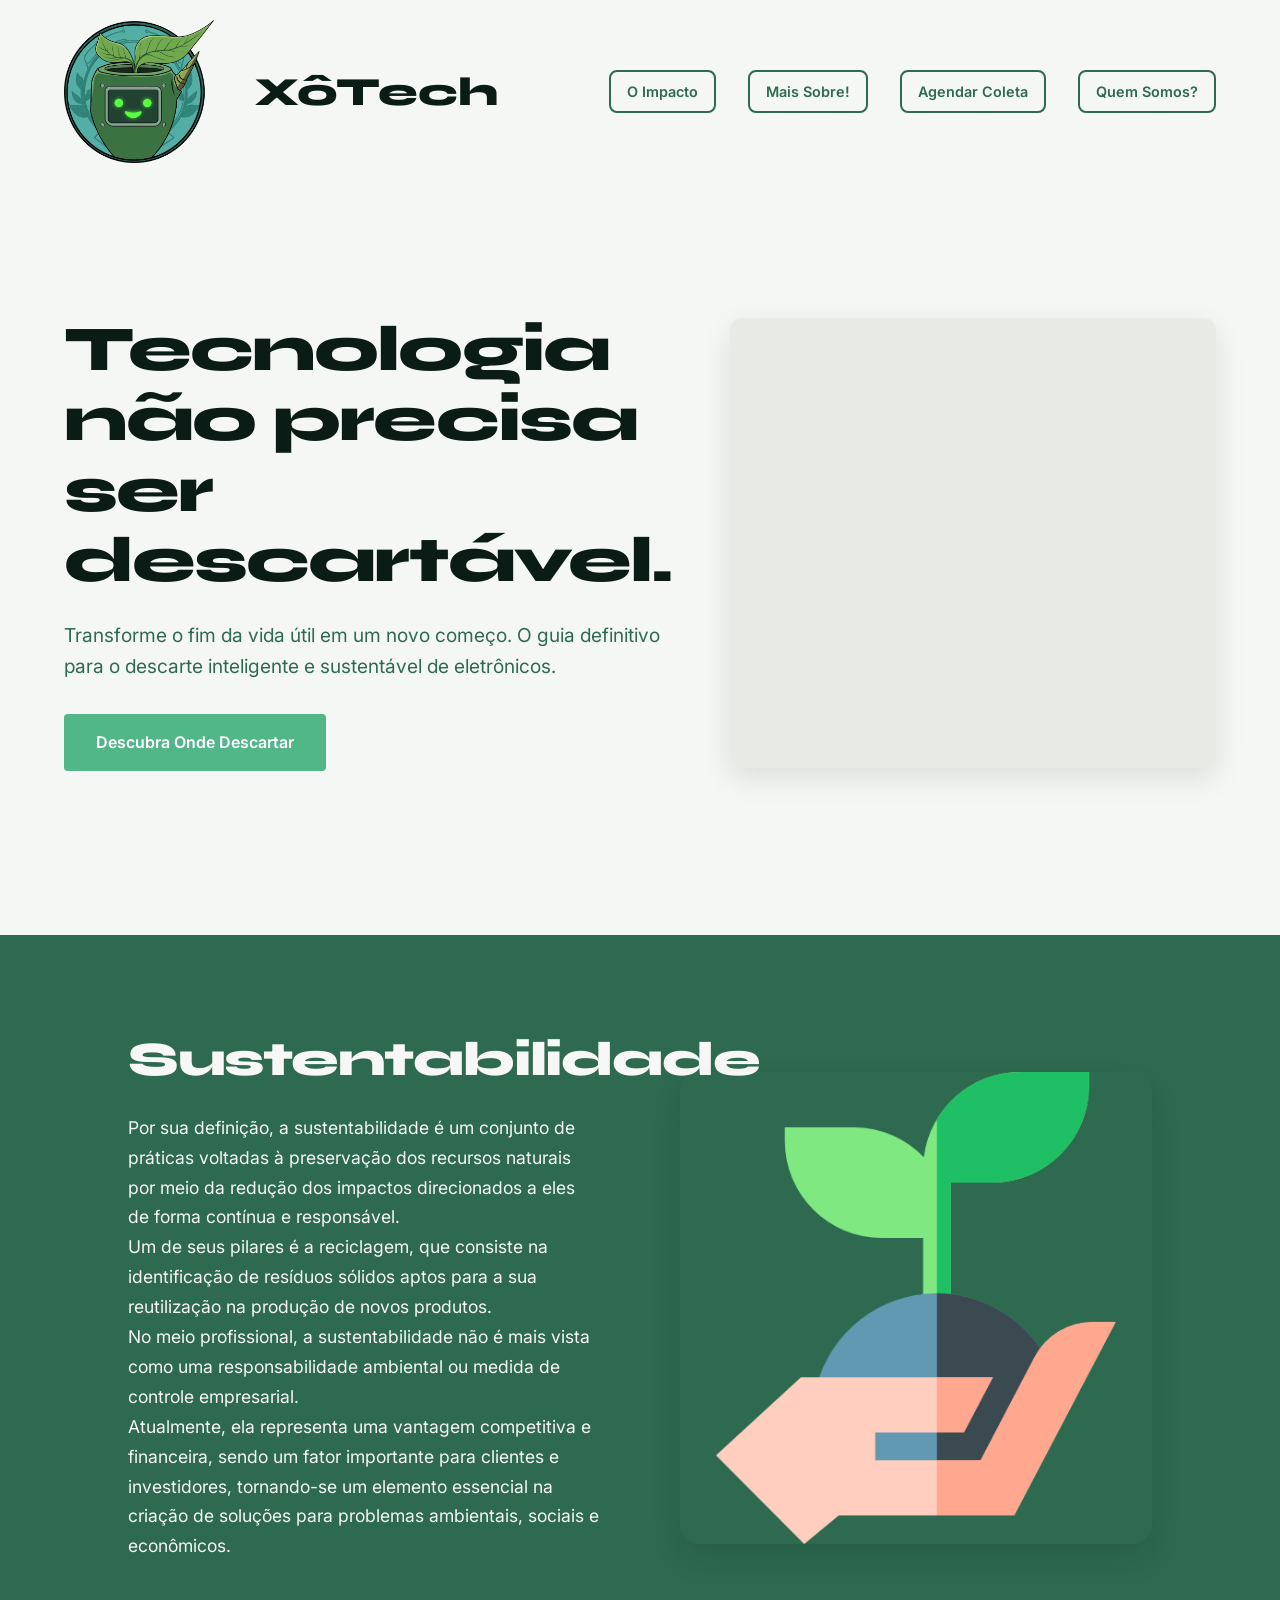
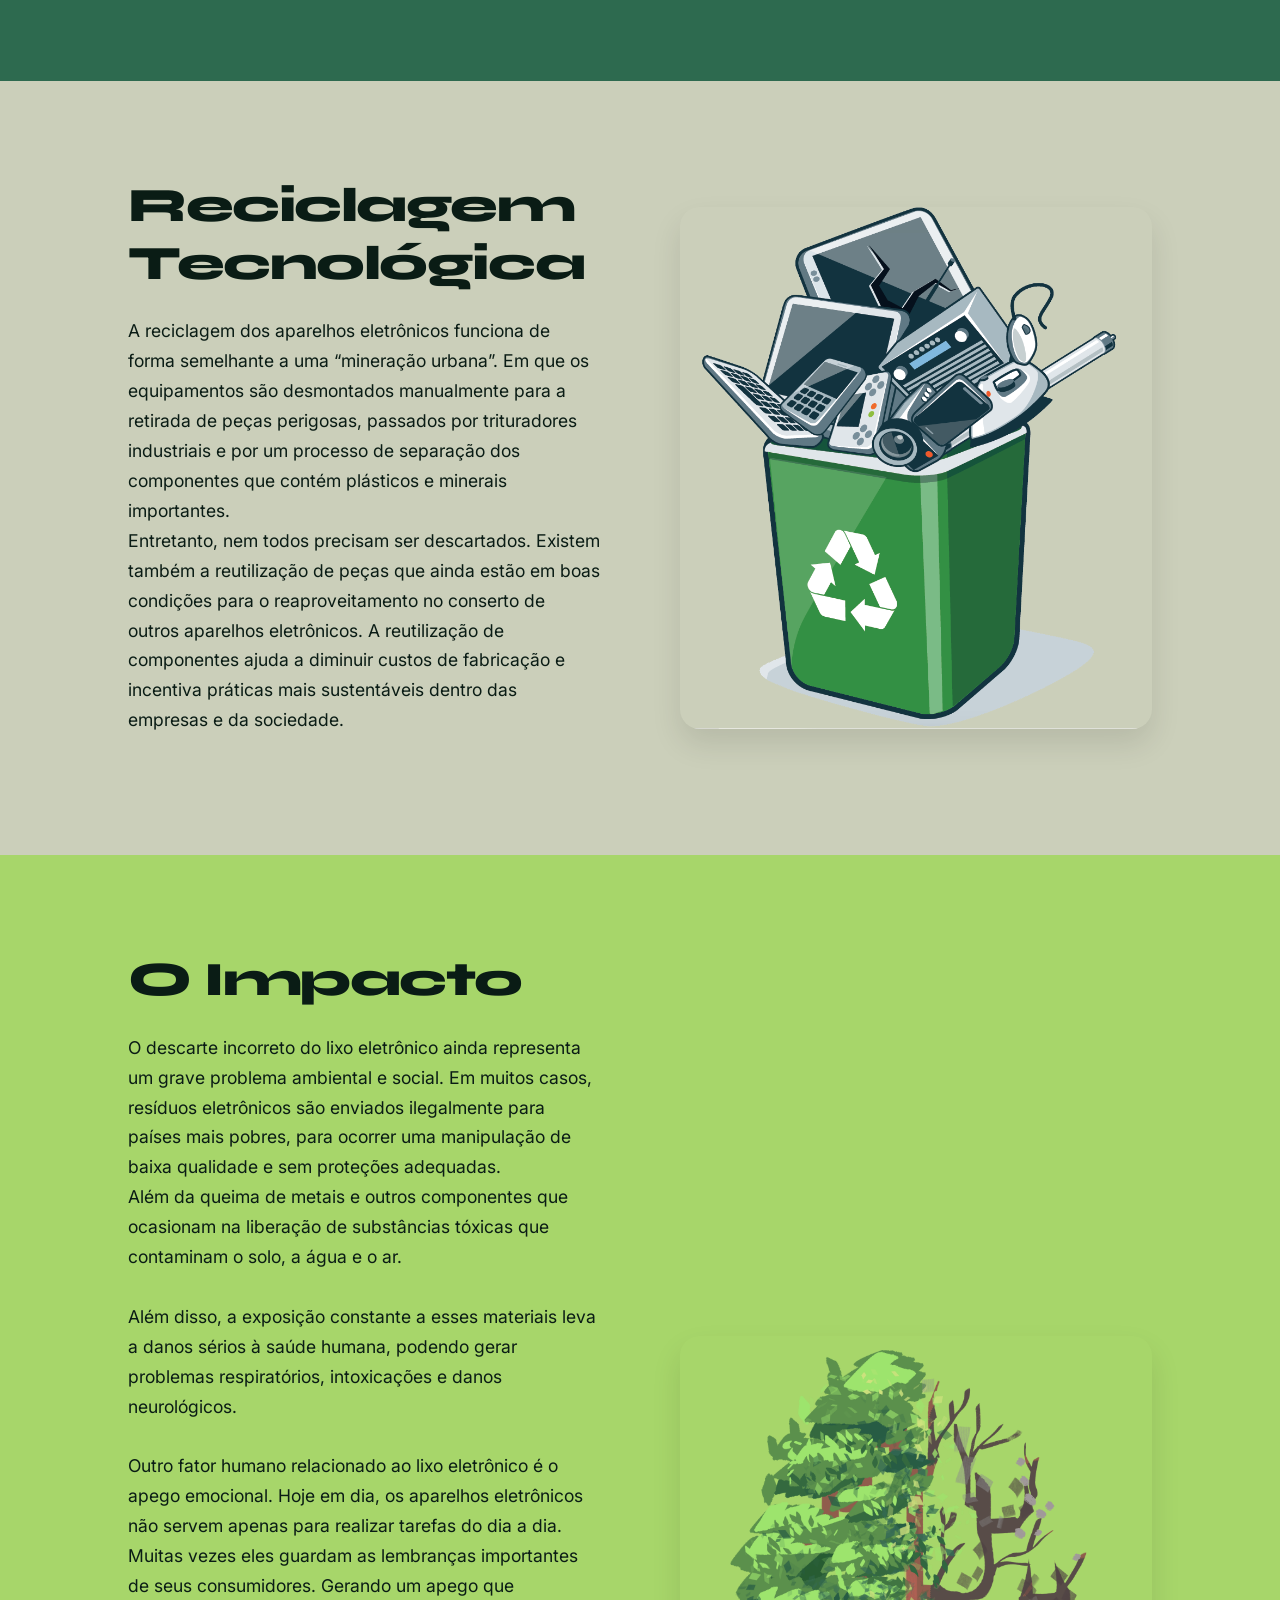
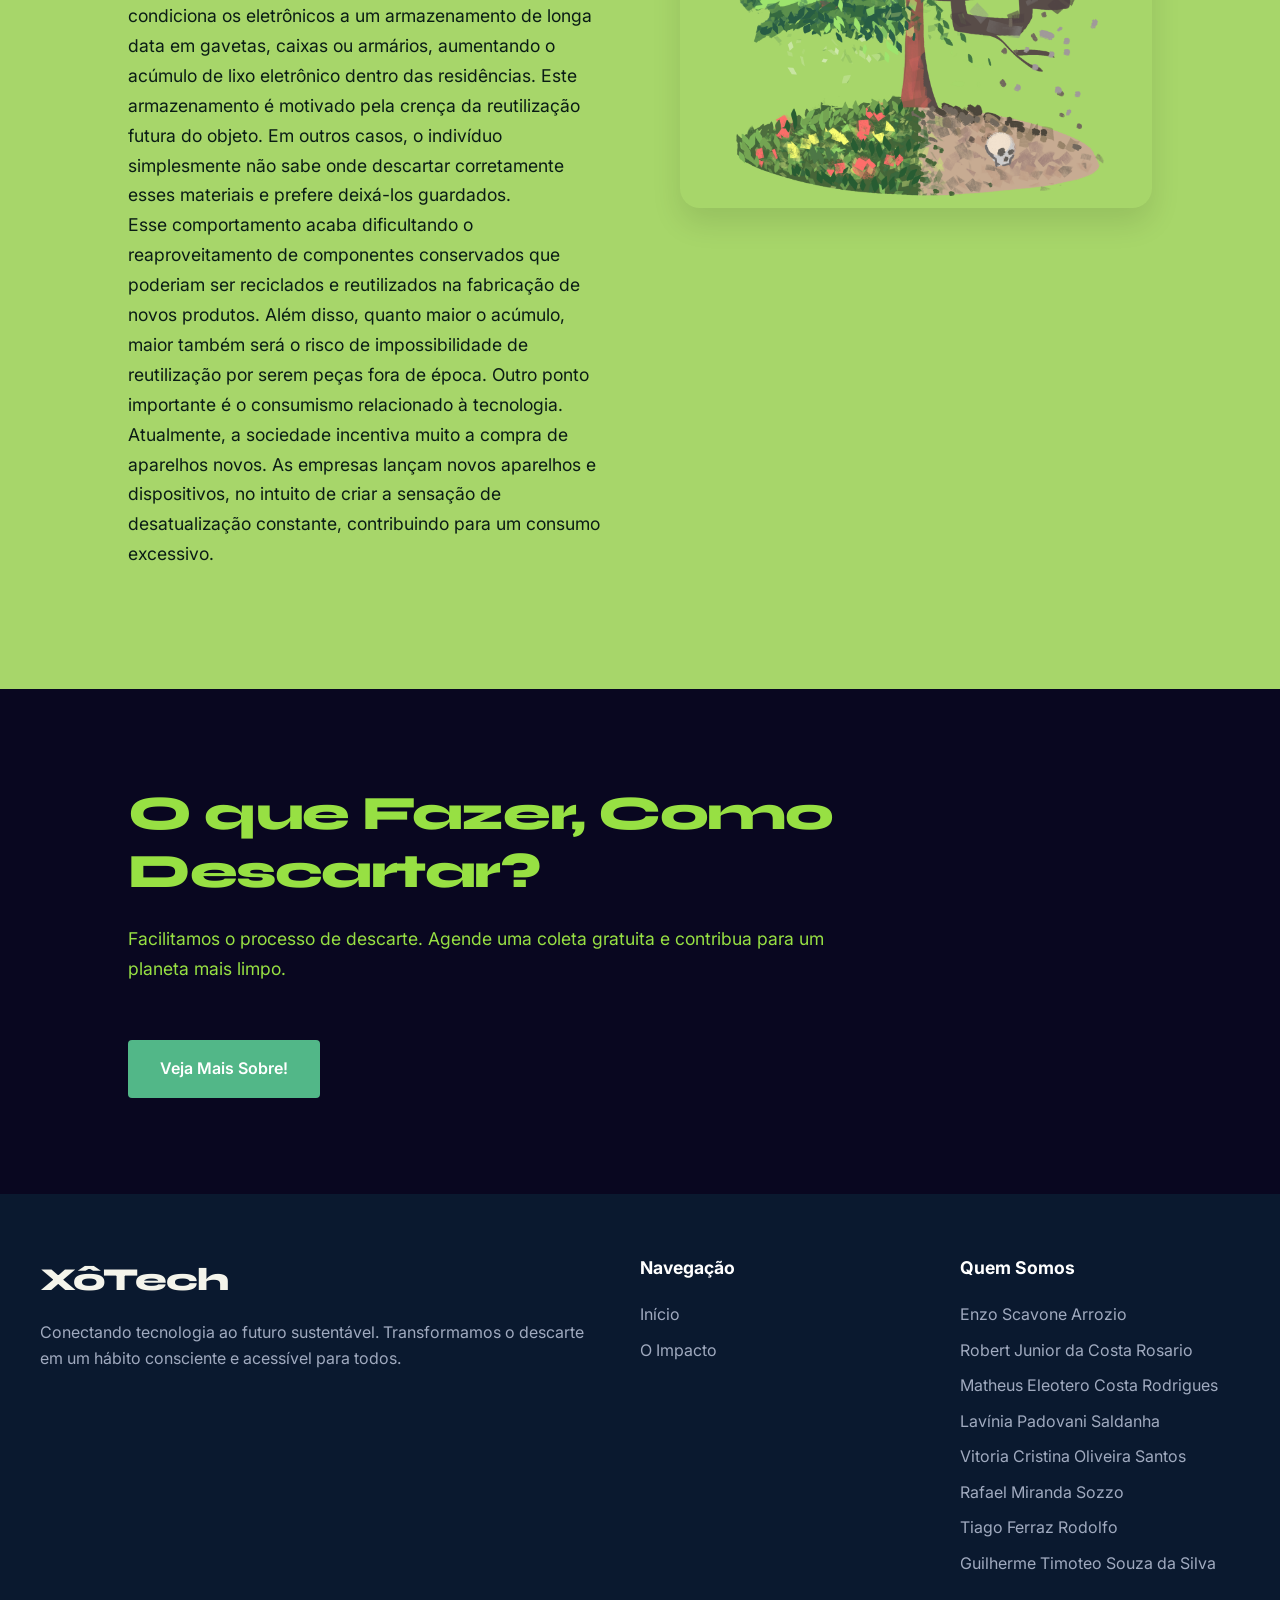
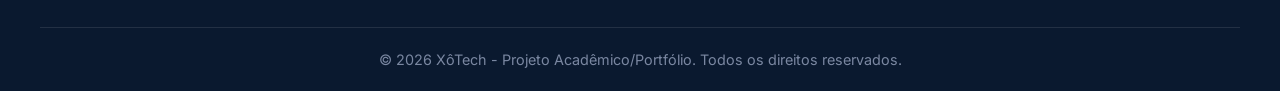
<file: index.html>
<!DOCTYPE html>
<html lang="pt-BR">
<head>
    <meta charset="UTF-8">
    <meta name="viewport" content="width=device-width, initial-scale=1.0">
    <title>XôTech | Reciclagem de Eletrônicos</title>
    
    <!-- Importando as fontes do Google Fonts (Syne para Títulos e Inter para Textos) -->
    <link rel="preconnect" href="https://fonts.googleapis.com">
    <link rel="preconnect" href="https://fonts.gstatic.com" crossorigin>
    <link href="https://fonts.googleapis.com/css2?family=Inter:wght@300;400;500&family=Syne:wght@700;800&display=swap" rel="stylesheet">
    
    <!-- Conectando o arquivo CSS -->
    <link rel="stylesheet" href="css/style.css">
    <link rel="stylesheet" href="css/responsivo.css">
</head>
<body>

    <!-- CABEÇALHO (Header) limpo e minimalista -->
    <header class="navbar">
        <div class="logo-group">
        <img src="imagens/Logo SiteHD.png" alt="Logo" class="navbar-logo">
        <div id = "logo" class="logo">XôTech</div>
    </div>
     
        <nav>
            <a href="#sustentabilidade" class="btn-outline">O Impacto</a>
            <a href="index2.html"  class="btn-outline">Mais Sobre!</a>
            <a href="descarte.html" class="btn-outline">Agendar Coleta</a> 
            <!-- Botão para link com site de coleta -->
            <a href="#footer" class="btn-outline">Quem Somos?</a>
        </nav>
    </header>

    <!-- SEÇÃO HERO (A primeira impressão de alto impacto) -->
    <section class="hero">
        <div class="hero-content">

            <div class="hero-title-wrapper">
                <h1>Tecnologia não precisa ser descartável.</h1>
            </div>
             <!-- Logo estilizada para reforçar a identidade visual da marca -->  

          
            <!-- SubTítulo com fonte limpa (Inter) -->
            <p>Transforme o fim da vida útil em um novo começo. O guia definitivo para o descarte inteligente e sustentável de eletrônicos.</p>
           <a href="https://greeneletron.org.br/onde-descartar/" target="_blank" rel="noopener noreferrer" class="btn-primary">Descubra Onde Descartar</a>
            <!-- Botão para levar para uma segunda pagina de informações ou um section abaixo-->
           
        </div>
        <!-- Espaço reservado para a imagem cinematográfica/vídeo -->
       <div class="hero-image">
        <iframe width="100%" height="100%" src="https://www.youtube.com/embed/hmEckuX4f1Y" title="..." frameborder="0" allow="..." allowfullscreen></iframe>
    </div>
    </section>

<section id="sustentabilidade" class="content-section bg-dark-green">
        <div class="text-container">
            <h2>Sustentabilidade</h2>
            <p>Por sua definição, a sustentabilidade é um conjunto de práticas voltadas à preservação dos recursos naturais por meio da redução dos impactos direcionados a eles de forma contínua e responsável.
                <br>
                Um de seus pilares é a reciclagem, que consiste na identificação de resíduos sólidos aptos para a  sua reutilização na produção de novos produtos.<br>
                No meio profissional, a sustentabilidade não é mais vista como uma responsabilidade ambiental ou medida de controle empresarial.
                <br>
                Atualmente, ela representa uma vantagem competitiva e financeira, sendo um fator importante para clientes e investidores, tornando-se um elemento essencial na criação de soluções para problemas ambientais, sociais e econômicos.
            </p>
        </div>

        <div class="visual-half">
            <img src="imagens/sustentabilidade.png" alt="Ilustração de sustentabilidade" class="section-image">
        </div>

    </section>

    <section id="reciclagem" class="content-section bg-grey-green">
        <div class="text-container">
            <h2>Reciclagem Tecnológica</h2>
            <p> A reciclagem dos aparelhos eletrônicos funciona de forma semelhante a uma “mineração urbana”. Em que os equipamentos são desmontados manualmente para a retirada de peças perigosas, passados por trituradores industriais e por um processo de separação dos componentes que contém plásticos e minerais importantes.
                <br> Entretanto, nem todos precisam ser descartados. Existem também a reutilização de peças que ainda estão em boas condições para o reaproveitamento no conserto de outros aparelhos eletrônicos. 
                A reutilização de componentes ajuda a diminuir custos de fabricação e incentiva práticas mais sustentáveis dentro das empresas e da sociedade.
                <br>
            </p>
        </div>

                <div class="visual-half">
            <img src="imagens/pngwing.com.png" alt="Ilustração de reciclagem tecnológica" class="section-image">
        </div>
    </section>

    <section id="impacto-ambiental" class="content-section bg-lime-green">
        <div class="text-container">
            <h2>O Impacto</h2>
            <p>O descarte incorreto do lixo eletrônico ainda representa um grave problema ambiental e social. Em muitos casos, resíduos eletrônicos são enviados ilegalmente para países mais pobres, para ocorrer uma manipulação de baixa qualidade e sem proteções adequadas. 
                <br>
                Além da queima de metais e outros componentes que ocasionam na liberação de substâncias tóxicas que contaminam o solo, a água e o ar.
                <br> 
                <br>
                Além disso, a exposição constante a esses materiais leva a danos sérios à saúde humana, podendo gerar problemas respiratórios, intoxicações e danos neurológicos.
                <br>
                <br>
                Outro fator humano relacionado ao lixo eletrônico é o apego emocional. Hoje em dia, os aparelhos eletrônicos não servem apenas para realizar tarefas do dia a dia. Muitas vezes eles guardam as lembranças importantes de seus consumidores. 
                Gerando um apego que condiciona os eletrônicos a um armazenamento de longa data em gavetas, caixas ou armários, aumentando o acúmulo de lixo eletrônico dentro das residências. Este armazenamento é motivado pela crença da reutilização futura do objeto. Em outros casos, o indivíduo simplesmente não sabe onde descartar corretamente esses materiais e prefere deixá-los guardados.
                <br>
                Esse comportamento acaba dificultando o reaproveitamento de componentes conservados que poderiam ser reciclados e reutilizados na fabricação de novos produtos. Além disso, quanto maior o acúmulo, maior também será o risco de impossibilidade de reutilização por serem peças fora de época.
                Outro ponto importante é o consumismo relacionado à tecnologia. Atualmente, a sociedade incentiva muito a compra de aparelhos novos. As empresas lançam novos aparelhos e dispositivos, no intuito de criar a sensação de desatualização constante, contribuindo para um consumo excessivo.
            </p>
        </div>

                <div class="visual-half">
            <img src="imagens/—Pngtree—environmental theme tree elements_5629467.png" alt="Ilustração de impacto ambiental" class="section-image">
        </div>
    </section>

    <section id="descartes" class="content-section bg-dark-blue">
        <div class="text-container">
            <h2>O que Fazer, Como Descartar?</h2>
            <p>Facilitamos o processo de descarte. Agende uma coleta gratuita e contribua para um planeta mais limpo.</p>

           <a href="index2.html" target="_blank" rel="noopener noreferrer" class="btn-primary">Veja Mais Sobre!</a>

        </div>
    </section>


    <footer class="site-footer">
    <div class="footer-container">
        
        <div id="footer" class="footer-brand">
            <h3>XôTech</h3>
            <p>Conectando tecnologia ao futuro sustentável. Transformamos o descarte em um hábito consciente e acessível para todos.</p>
        </div>

        <div class="footer-links">
            <h4>Navegação</h4>
            <ul>
                <li><a href="#logo">Início</a></li>
                <li><a href="#impacto-ambiental">O Impacto</a></li>
            </ul>
        </div>

        <div class="footer-team">
            <h4>Quem Somos</h4>
            <ul>
                <li>Enzo Scavone Arrozio</li>
                <li>Robert Junior da Costa Rosario</li>
                <li>Matheus Eleotero Costa Rodrigues</li>
                <li>Lavínia Padovani Saldanha</li>
                <li>Vitoria Cristina Oliveira Santos</li>
                <li>Rafael Miranda Sozzo</li>
                <li>Tiago Ferraz Rodolfo</li>
                <li>Guilherme Timoteo Souza da Silva</li>
            </ul>
        </div>

    </div>

    <div class="footer-bottom">
        <p>&copy; 2026 XôTech - Projeto Acadêmico/Portfólio. Todos os direitos reservados.</p>
    </div>
</footer>

</body>
</file>
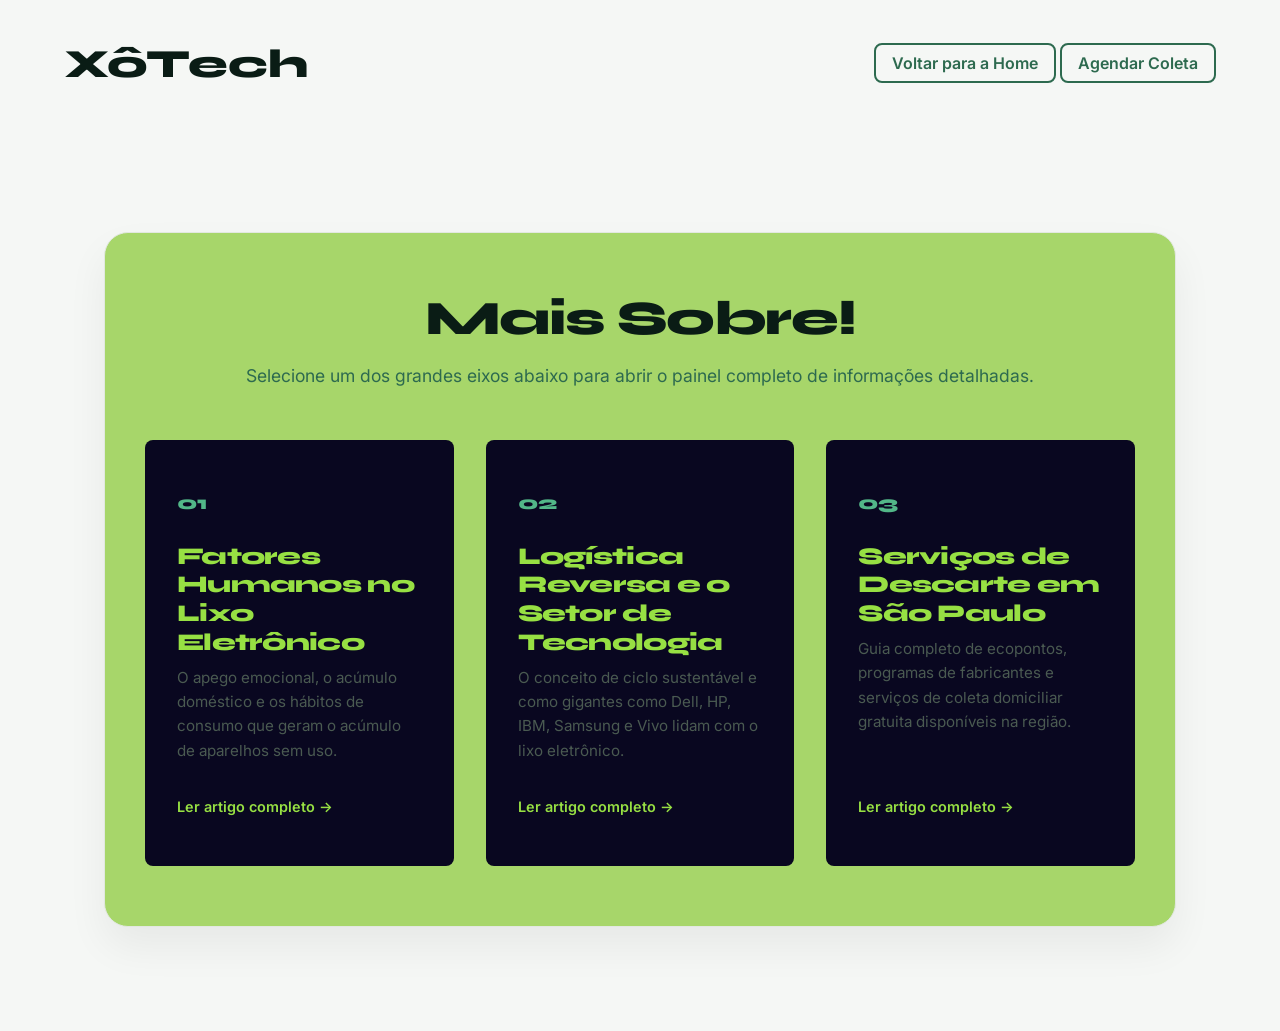
<file: index2.html>
<!DOCTYPE html>
<html lang="pt-BR">
<head>
    <meta charset="UTF-8">
    <meta name="viewport" content="width=device-width, initial-scale=1.0">
    <title>Mais Sobre - XôTech</title>

    <link rel="preconnect" href="https://fonts.googleapis.com">
    <link rel="preconnect" href="https://fonts.gstatic.com" crossorigin>
    <link href="https://fonts.googleapis.com/css2?family=Inter:wght@300;400;500&family=Syne:wght@700;800&display=swap" rel="stylesheet">

    <link rel="stylesheet" href="css/style2.css">
    <link rel="stylesheet" href="css/responsivo.css">
</head>
<body>

    <header class="navbar">
        <div class="logo">XôTech</div>
        <nav>
            <a href="index.html" class="btn-voltar"> Voltar para a Home</a>
            <a href="descarte.html"class="btn-voltar">  Agendar Coleta</a>
        </nav>
    </header>

    <main class="main-content">
        <div class="knowledge-wrapper">
            
            <div class="intro-container">
                <h2>Mais Sobre!</h2>
                <p>Selecione um dos grandes eixos abaixo para abrir o painel completo de informações detalhadas.</p>
            </div>

            <div class="cards-grid">
                
                <div class="info-card" data-modal="modal1">
                   <span class="card-number">01</span>
                    <h3>Fatores Humanos no Lixo Eletrônico</h3>
                    <p>O apego emocional, o acúmulo doméstico e os hábitos de consumo que geram o acúmulo de aparelhos sem uso.</p>
                    <span class="card-link">Ler artigo completo →</span>
               </div>

               <div class="info-card" data-modal="modal2">
                    <span class="card-number">02</span>
                    <h3>Logística Reversa e o Setor de Tecnologia</h3>
                    <p>O conceito de ciclo sustentável e como gigantes como Dell, HP, IBM, Samsung e Vivo lidam com o lixo eletrônico.</p>
                    <span class="card-link">Ler artigo completo →</span>
               </div>

               <div class="info-card" data-modal="modal3">
                    <span class="card-number">03</span>
                    <h3>Serviços de Descarte em São Paulo</h3>
                    <p>Guia completo de ecopontos, programas de fabricantes e serviços de coleta domiciliar gratuita disponíveis na região.</p>
                    <span class="card-link">Ler artigo completo →</span>
               </div>

            </div>
            
        </div> </main>

    <div class="modal-overlay" id="modal1">
        <div class="modal-window">
            <button class="modal-close">&times;</button>
            <div class="modal-body">
                <h2>Fatores Humanos no Lixo Eletrônico</h2>
                <div class="modal-text-content">
                    <p><strong>Introdução: </strong> Atualmente, a tecnologia faz parte da vida de praticamente todas as pessoas. Celulares, computadores, notebooks, tablets, carregadores e vários outros aparelhos eletrônicos são utilizados diariamente tanto para trabalho quanto para lazer e comunicação. Porém, junto com o avanço da tecnologia, também surgiu um problema muito grande: o aumento do lixo eletrônico.</p>
                    
                    <p>Muitas pessoas trocam seus aparelhos rapidamente, principalmente por conta dos lançamentos constantes de novos modelos. Mesmo quando o aparelho ainda funciona, ele acaba sendo substituído por outro mais moderno. Isso faz com que a quantidade de resíduos eletrônicos aumente cada vez mais.</p>
                    
                    <p>Além da questão ambiental, existem também fatores humanos que influenciam bastante nesse problema. O apego emocional aos aparelhos, o acúmulo de objetos antigos e a falta de consciência sobre o descarte correto fazem com que muitas pessoas guardem eletrônicos sem uso dentro de casa ou descartem de maneira errada.</p>
                    
                    <p><strong>Apego emocional aos eletrônicos: </strong> Um dos principais fatores humanos relacionados ao lixo eletrônico é o apego emocional. Hoje em dia, os aparelhos eletrônicos não servem apenas para realizar tarefas do dia a dia. Muitas vezes eles guardam lembranças importantes, como fotos, vídeos, mensagens antigas e contatos de pessoas especiais.</p>
                    
                    <p>Por esse motivo, muitas pessoas têm dificuldade de jogar fora celulares antigos, mesmo quando eles já não funcionam mais. Algumas pessoas também criam uma ligação emocional com certos aparelhos por representarem momentos importantes da vida, como um primeiro celular comprado com o próprio dinheiro ou um computador usado durante muitos anos.</p>
                    
                    <p>Esse apego faz com que os eletrônicos fiquem guardados por muito tempo em gavetas, caixas ou armários, aumentando o acúmulo de lixo eletrônico dentro das residências.</p>
                    
                    <p><strong>Acúmulo de aparelhos eletrônicos: </strong> O acúmulo de aparelhos é outro problema muito comum. Em várias casas é possível encontrar celulares quebrados, carregadores antigos, cabos, baterias, fones de ouvido e computadores sem uso. Muitas pessoas guardam esses objetos porque acreditam que um dia poderão utilizá-los novamente.</p>

                    <p> Em outros casos, o indivíduo simplesmente não sabe onde descartar corretamente esses materiais e prefere deixá-los guardados.
                    Esse comportamento acaba dificultando o reaproveitamento de componentes importantes presentes nos eletrônicos, como plástico, alumínio, cobre e outros materiais que poderiam ser reciclados e reutilizados na fabricação de novos produtos.
                    Além disso, quanto maior o acúmulo, maior também o risco de descarte incorreto no futuro, principalmente no lixo comum.</p>

                    <p><strong>Falta de consciência e comodidade: </strong>  Outro fator muito importante é a falta de conscientização da população. Muitas pessoas ainda não conhecem os impactos ambientais causados pelo lixo eletrônico e desconhecem os riscos que esses materiais podem trazer para a natureza.</p>

                    <p>Grande parte dos aparelhos eletrônicos possui substâncias tóxicas, como chumbo, mercúrio e cádmio. Quando descartados de maneira incorreta, esses materiais podem contaminar o solo, os rios e até prejudicar a saúde das pessoas.</p>

                    <p>Mesmo assim, muitas pessoas acabam descartando eletrônicos no lixo comum por comodidade ou pela dificuldade de encontrar pontos de coleta próximos. Em alguns bairros, os locais de descarte são poucos e pouco divulgados, o que também contribui para o problema.
                    A falta de campanhas educativas e informações acessíveis faz com que muitas pessoas não entendam a importância da reciclagem eletrônica.</p>

                    <p><strong>Impacto social e consumismo: </strong> Outro ponto importante é o consumismo relacionado à tecnologia. Atualmente, a sociedade incentiva muito a compra de aparelhos novos. As empresas lançam celulares, computadores e acessórios constantemente, criando a sensação de que os modelos antigos já estão ultrapassados.</p>

                    <p>Por causa disso, muitas pessoas trocam seus aparelhos apenas para acompanhar tendências ou possuir versões mais modernas, mesmo quando os dispositivos antigos ainda funcionam normalmente.
                    Esse comportamento aumenta ainda mais a produção de lixo eletrônico e contribui para o consumo excessivo. Além disso, o desejo de sempre possuir o aparelho mais atual acaba influenciando diretamente os hábitos das pessoas e aumentando o descarte desnecessário de eletrônicos.</p>

                    <p><strong>Conclusão: </strong> Portanto, os fatores humanos possuem uma grande relação com o aumento do lixo eletrônico no mundo atual. O apego emocional aos aparelhos, o acúmulo de objetos antigos, a falta de consciência ambiental e o consumismo tecnológico são algumas das principais causas desse problema.</p>

                    <p>Por isso, é importante investir em educação ambiental e conscientização da população sobre a importância do descarte correto dos eletrônicos. Além disso, práticas como reciclagem, reutilização e doação de aparelhos podem ajudar a reduzir os impactos ambientais causados pelo lixo eletrônico.
                    Dessa forma, a sociedade pode desenvolver uma relação mais responsável com a tecnologia e contribuir para a preservação do meio ambiente.</p>
                </div>
            </div>
        </div>
    </div>

    <div class="modal-overlay" id="modal2">
        <div class="modal-window">
            <button class="modal-close">&times;</button>
            <div class="modal-body">
                <h2>Logística Reversa e Empresas do Setor de Tecnologia</h2>
                <div class="modal-text-content">
                    <p>A logística reversa é um processo responsável pelo retorno de produtos usados ao fabricante ou às empresas responsáveis, garantindo que recebam o destino correto após o consumo. Nesse sistema, as organizações passam a ser responsáveis por todo o ciclo de vida do produto, desde sua fabricação até o descarte adequado, contribuindo para a preservação ambiental e para a sustentabilidade.</p>
                    
                    <p>Esse conceito surgiu devido ao aumento da produção de resíduos e à crescente preocupação com os impactos ambientais causados pelo descarte incorreto de materiais. Com o avanço tecnológico e o crescimento do consumo de aparelhos eletrônicos, tornou-se necessário criar formas de reaproveitar resíduos, reduzir a poluição e incentivar práticas mais sustentáveis dentro das empresas e da sociedade.</p>
                    
                    <p>O consumidor possui um papel importante nesse processo, pois deve encaminhar os produtos usados para pontos de coleta disponibilizados por fabricantes, empresas ou órgãos responsáveis. Após a devolução, os materiais passam por etapas como coleta, separação, transporte, reciclagem, reutilização de componentes ou descarte ambientalmente correto.</p>
                    
                    <p>Atualmente, a logística reversa possui grande importância na redução dos impactos ambientais causados pelo lixo eletrônico. Muitos equipamentos eletrônicos contêm substâncias tóxicas que podem contaminar o solo, a água e o ar quando descartadas incorretamente. Além disso, diversos componentes presentes nesses aparelhos podem ser reaproveitados na fabricação de novos produtos, reduzindo a extração de recursos naturais e diminuindo a geração de resíduos.</p>
                    
                    <p>Diante dessa necessidade, diversas empresas do setor tecnológico passaram a investir em práticas sustentáveis e programas de logística reversa, buscando reduzir os impactos ambientais causados pela produção e descarte de equipamentos eletrônicos. Além do desenvolvimento de produtos inovadores, essas empresas também adotam medidas voltadas para reciclagem, reutilização de materiais, redução da emissão de poluentes e incentivo à economia circular.</p>

                    <br>
                    <h3>Dell</h3>
                    <p>A Dell é uma empresa multinacional norte-americana do setor de tecnologia, reconhecida mundialmente pela fabricação de computadores, notebooks, servidores e acessórios eletrônicos. A empresa possui programas de recolhimento de equipamentos usados para descarte correto e reaproveitamento de componentes recicláveis.</p>
                    <p>Além disso, utiliza plástico reciclado e materiais reaproveitados na fabricação de novos produtos, buscando reduzir os impactos ambientais causados pela produção tecnológica. A Dell também desenvolve ações voltadas para a redução da emissão de carbono em suas operações e embalagens, fortalecendo práticas ligadas à sustentabilidade e à logística reversa.</p>

                    <br>
                    <h3>HP</h3>
                    <p>A HP (Hewlett-Packard) é uma empresa global de tecnologia conhecida pela fabricação de computadores, impressoras e equipamentos corporativos. A empresa desenvolve iniciativas sustentáveis relacionadas ao reaproveitamento de resíduos eletrônicos e à reciclagem de materiais.</p>
                    <p>Entre suas principais ações estão os programas de reciclagem de cartuchos, reutilização de plásticos retirados dos oceanos e produção de equipamentos com menor consumo energético. A HP também incentiva práticas ligadas à economia circular, reutilizando materiais recicláveis na fabricação de notebooks e impressoras.</p>

                    <br>
                    <h3>IBM</h3>
                    <p>A IBM é uma das empresas mais tradicionais do setor tecnológico mundial, atuando principalmente nas áreas de computação em nuvem, inteligência artificial, segurança digital e infraestrutura tecnológica.</p>
                    <p>No campo da sustentabilidade, a empresa investe em eficiência energética, redução de resíduos eletrônicos e uso consciente de recursos naturais em seus data centers. Além disso, a IBM utiliza suas próprias tecnologias para auxiliar no monitoramento ambiental e no desenvolvimento de soluções sustentáveis voltadas para empresas e cidades.</p>

                    <br>
                    <h3>Samsung</h3>
                    <p>A Samsung é uma multinacional sul-coreana reconhecida mundialmente pela fabricação de celulares, televisores, eletrodomésticos e diversos produtos eletrônicos. A empresa também investe em sustentabilidade e programas de logística reversa relacionados ao descarte correto de aparelhos usados.</p>
                    <p>Entre suas iniciativas estão a redução do uso de plástico nas embalagens, o reaproveitamento de materiais recicláveis e o desenvolvimento de produtos com maior eficiência energética. A empresa também possui metas voltadas para a diminuição da emissão de gases poluentes em suas fábricas.</p>

                    <br>
                    <h3>Vivo</h3>
                    <p>A Vivo é uma empresa brasileira do setor de telecomunicações responsável por oferecer serviços de internet, telefonia móvel e tecnologia digital. Além de sua atuação tecnológica, a empresa também desenvolve projetos relacionados à sustentabilidade e ao descarte correto de resíduos eletrônicos.</p>
                    <p>A Vivo realiza programas de coleta e reciclagem de celulares, baterias e equipamentos eletrônicos, incentivando a conscientização ambiental e o descarte adequado desses materiais. A empresa também promove ações para redução do consumo energético, diminuição da emissão de carbono e inclusão digital.</p>

                    <br>
                    <h3>Conclusão</h3>
                    <p>A logística reversa se tornou uma prática essencial para promover a sustentabilidade e reduzir os impactos ambientais causados pelo descarte inadequado de resíduos eletrônicos. Além de contribuir para a preservação do meio ambiente, esse processo também fortalece a economia circular, reduz o desperdício de recursos naturais e incentiva o consumo consciente.</p>
                    <p>As empresas Dell, HP, IBM, Samsung e Vivo demonstram como o setor tecnológico pode contribuir para práticas mais sustentáveis por meio da reciclagem, reutilização de materiais e desenvolvimento de programas de descarte correto de equipamentos eletrônicos. Dessa forma, a tecnologia passa a exercer um papel importante não apenas na inovação, mas também na construção de soluções voltadas para a preservação ambiental e para o desenvolvimento sustentável da sociedade.</p>
                </div>
            </div>
        </div>
    </div>

    <div class="modal-overlay" id="modal3">
        <div class="modal-window">
            <button class="modal-close">&times;</button>
            <div class="modal-body">
                <h2>Serviços de Descarte de Lixo Eletrônico em São Paulo</h2>
                <div class="modal-text-content">
                    <p>Nesta área está reunido alguns serviços gratuitos disponíveis na cidade de São Paulo referente ao descarte de resíduos eletrônicos, abrangendo ecopontos municipais, programas de fabricantes, cooperativas, ONGs e empresas especializadas.</p>
                    
                    <br>
                    <h3>Ecopontos da Prefeitura de São Paulo</h3>
                    <p>Os ecopontos são locais ou pontos de entrega voluntária, em que os moradores podem descartar gratuitamente diferentes equipamentos, componentes ou aparelhos eletrônicos que estejam quebrados, nestes locais costumam-se conter caçamba separadas por tipos de material.</p>
                    <p>No site Recicla Sampa, é possível encontrar os pontos de entrega voluntária na região de São Paulo. O Recicla Sampa ele oferece um filtro de pontos diferentes por meio das regiões mais próxima do voluntário e também dos diferentes itens que o mesmo deseja descartar:</p>
                    <p><a href="https://www.reciclasampa.com.br/pontos-de-coleta" target="_blank" style="color: var(--primary-green); font-weight: bold;">Acessar mapa do Recicla Sampa →</a></p>

                    <br>
                    <h3>Coleta no Metrô de São Paulo</h3>
                    <p>Durante o ano de 2025, a Green Eletron em conjunto da Coopermiti iniciaram uma campanha sustentável em que elas instalaram pontos de coleta em 14 (quatorze) estações do Metrô. Essas intervenções durante o período nomeado como Virada Sustentável ocorreram nas seguintes estações:</p>
                    <ul>
                        <li><strong>Linha 1 - Azul:</strong> Tucuruvi, Santana, São Joaquim, Saúde;</li>
                        <li><strong>Linha 2 - Verde:</strong> Clínicas, Paraíso, Tamanduateí, Sacomã, Vila Prudente;</li>
                        <li><strong>Linha 3 - Vermelha:</strong> Palmeiras-Barra Funda, República, Sé, Tatuapé;</li>
                        <li><strong>Linha 5 - Prata:</strong> Sapopemba.</li>
                    </ul>
                    <p><em>OBS: Campanha Sazonal - Verificar datas no <a href="https://www.metro.sp.gov.br" target="_blank" style="color: var(--primary-green);">site do Metrô SP</a></em></p>

                    <br>
                    <h2>Programas de Fabricantes</h2>
                    <p>Estimulados pela Política Nacional de Resíduos Sólidos (PNRS) que impôs a atividade de logística reversa para fabricantes, diferentes instituições e empresas começaram a ceder um serviço de coleta residencial ou ponto de coleta. Aqui vão algumas delas:</p>

                    <br>
                    <h3>Green Eletron</h3>
                    <p>A Green Eletron é a entidade gestora do serviço de logística reversa da ABINEE, em que foi disponibilizado mais de 1700 (mil e setecentos) Pontos de Entrega Voluntário (PEV) na cidade de São Paulo, em que são aceitos diferentes tipos de componentes eletrônico, podendo ser desde pilhas, baterias electrodomésticos, limitados a pequeno ou médio porte, até componentes de computadores e máquinas.</p>
                    <p><a href="https://greeneletron.org.br/onde-descartar/" target="_blank" style="color: var(--primary-green); font-weight: bold;">Ver Pontos de Entrega Voluntária (PEV) →</a></p>
                    <p><a href="https://greeneletron.org.br/coleta-em-casa/" target="_blank" style="color: var(--primary-green); font-weight: bold;">Serviço de Coleta Residencial →</a></p>

                    <br>
                    <h3>Samsung Recicla</h3>
                    <p>Em determinadas unidades físicas, autorizadas pela Samsung, existe um serviço de recebimento de itens de pequeno porte, como smartphones, tablets, acessórios e pilhas) ou para produtos de grande/médio porte (geladeiras, TVs). O recebimento é efetuado após os produtos serem depositados em urnas ou coletados pela própria empresa.</p>
                    <p><a href="https://www.samsung.com/br/support/programa-reciclagem/" target="_blank" style="color: var(--primary-green); font-weight: bold;">Mais informações no site da Samsung →</a></p>

                    <br>
                    <h3>Dell Logística Reversa</h3>
                    <p>É o programa de circulação da Dell com intuito de ter uma produção e consumo sustentável de produtos tecnológicos. Neste programa, a Dell disponibiliza um descarte de equipamentos de TI por meio de postagem gratuita. Seu diferencial é o acolhimento de equipamentos fora da própria marca.</p>
                    <p><a href="https://www.dell.com/pt-br/lp/dt/recovery-recycling-consumer-solutions" target="_blank" style="color: var(--primary-green); font-weight: bold;">Acessar programa da Dell →</a></p>

                    <br>
                    <h2>Coleta Domiciliar Gratuita</h2>

                    <br>
                    <h3>Sucata Digital</h3>
                    <p>Programa de coleta gratuita de resíduos eletrônicos em empresas e residências presentes na Grande SP, seu agendamento ocorre direto pelo site ou por seu número do Whatsapp. Sua principal característica é a reutilização dos componentes que funcionam após conserto, os demais, são direcionados para a reciclagem.</p>
                    <p><a href="https://sucatadigital.com.br/ponto-de-descarte/" target="_blank" style="color: var(--primary-green); font-weight: bold;">Acessar Sucata Digital →</a></p>

                    <br>
                    <h3>Recicla Digital</h3>
                    <p>A Sucata Digital contata empresas certificadas pelo Ibama e Cetesb para um processo de reciclagem e reutilização consciente e profissional. Fornecendo um serviço de coleta para condomínios, empresas e escolas parceiras, ela envia veículos e funcionários para efetuar a coleta de lixo eletrônico.</p>
                    <p><a href="https://www.recicladigital.com/" target="_blank" style="color: var(--primary-green); font-weight: bold;">Acessar Recicla Digital →</a></p>

                    <br>
                    <h3>Recicla Eletro</h3>
                    <p>A recicla Eletro efetua lixo eletrônico, sem aplicar quantidade mínima e de forma gratuita. Seu critério é apenas residir nas áreas que o serviço está cobrindo e efetuar o agendamento para a coleta passar em sua residência.</p>
                    <p><a href="https://reciclaeletro.com.br/" target="_blank" style="color: var(--primary-green); font-weight: bold;">Acessar Recicla Eletro →</a></p>
                </div>
            </div>
        </div>
    </div>

    <script>
        const cards = document.querySelectorAll('.info-card');
        const closes = document.querySelectorAll('.modal-close');
        const overlays = document.querySelectorAll('.modal-overlay');

        // Abrir Modal correspondente
        cards.forEach(card => {
            card.addEventListener('click', () => {
                const modalId = card.getAttribute('data-modal');
                document.getElementById(modalId).classList.add('active');
                document.body.style.overflow = 'hidden'; /* Trava o scroll do fundo */
            });
        });

        // Fechar clicando no 'X'
        closes.forEach(close => {
            close.addEventListener('click', () => {
                close.closest('.modal-overlay').classList.remove('active');
                document.body.style.overflow = ''; /* Devolve o scroll ao fundo */
            });
        });

        // Fechar se clicar fora da janela (no fundo escuro)
        overlays.forEach(overlay => {
            overlay.addEventListener('click', (e) => {
                if (e.target === overlay) {
                    overlay.classList.remove('active');
                    document.body.style.overflow = '';
                }
            });
        });
    </script>
</body>
</file>
<file: css/style.css>
/* =========================================
   1. VARIÁVEIS (Paleta de cores padronizada)
   ========================================= */
:root {
    --bg-offwhite: #F5F7F5;      /* Fundo da página */
    --text-dark: #0A1C15;        /* Texto principal */
    --primary-green: #2D6A4F;    /* Verde elegante */
    --action-green: #52B788;     /* Verde vibrante para botões */
    --card-surface: #E8EAE6;     /* Fundo dos cartões */
    
    /* Cores das seções (Color Blocking) trazidas para as variáveis */
    --section-dark-green: #2D6A4F;
    --section-grey-green: #cbcfba;
    --section-light-green: #a7d66a;
    --section-dark-blue: #090720;
    --text-neon-green: #97e043;
    
    --font-title: 'Syne', sans-serif;
    --font-body: 'Inter', sans-serif;
}

/* =========================================
   2. RESET BÁSICO
   ========================================= */
* {
    margin: 0;
    padding: 0;
    box-sizing: border-box;
}

/* Proteção Global contra imagens distorcidas */
img {
    max-width: 100%;
    height: auto;
    display: block;
}

body {
    background-color: var(--bg-offwhite);
    color: var(--text-dark);
    font-family: var(--font-body);
    line-height: 1.6;
    -webkit-font-smoothing: antialiased;
}

h1, h2, h3 {
    font-family: var(--font-title);
    font-weight: 800;
    letter-spacing: -0.03em;
}

/* =========================================
   3. CABEÇALHO (Navbar)
   ========================================= */
.navbar {
    display: flex;
    justify-content: space-between;
    align-items: center;
    padding: 20px 5%;
    flex-wrap: wrap; /* Evita que os elementos quebrem de forma feia em telas médias */
}

/* 1. O CONTAINER (Mantém eles juntos e alinhados pelo meio exato) */
.logo-group {
    display: flex;
    align-items: center; /* Garante o alinhamento vertical perfeito */
    gap: 15px;           /* Distância entre a logo e o texto */
}

/* 2. A IMAGEM (Ajustada para um tamanho grande, mas equilibrado) */
.navbar-logo {
    width: 150px;        /* Reduzi de 420px para 120px. 420px é maior que a tela de muitos celulares! */
    height: auto;
    flex-shrink: 0;      /* Impede que a logo esprema o texto */
    display: block;      /* Remove aquele espaço invisível embaixo de imagens */
}

/* 3. O TEXTO "XôTech" (Fixo, blindado e reto) */
.logo {
    font-family: var(--font-title);
    font-size: 2.5rem;   /* Ajustado levemente de 3rem para 2.5rem para equilibrar com a logo */
    font-weight: 800;     /* Remove qualquer padding que possa estar causando desalinhamento */
    padding: 25px;
    line-height: 1;      /* Mantém a caixa de texto exata, sem sobras */
    margin: 0;           /* REMOVE QUALQUER MARGEM que deixava o texto torto */
    flex-shrink: 0;      /* Impede que o texto diminua se a logo crescer muito */
}

/* 4. LINKS DE NAVEGAÇÃO (Garante espaçamento correto) */
nav {
    display: flex;
    align-items: center;
    gap: 2rem;           /* Usar gap no container é melhor do que margin-left individual */
}

nav a {
    text-decoration: none;
    color: var(--primary-green);
    font-size: 0.9rem;
    font-weight: 600;
    transition: color 0.3s ease;
    white-space: nowrap; /* Impede que o texto do link quebre em duas linhas */
}

nav a:hover {
    color: var(--action-green);
}

/* Estilo para os botões do menu não ficarem colados */
.btn-outline {
    border: 2px solid var(--primary-green);
    padding: 8px 16px;
    border-radius: 8px;
    transition: all 0.3s ease;
}

.btn-outline:hover {
    background-color: var(--primary-green);
    color: white;
}

/* =========================================
   4. BOTÕES E MICRO-INTERAÇÕES
   ========================================= */
.btn-primary {
    display: inline-block;
    background-color: var(--action-green);
    color: #fff;
    padding: 1rem 2rem;
    text-decoration: none;
    font-weight: 600;
    border-radius: 4px;
    margin-top: 2rem;
    transition: background-color 0.3s ease, transform 0.2s ease;
}

.btn-primary:hover {
    background-color: var(--primary-green);
    transform: translateY(-3px);
}

html {
    scroll-behavior: smooth;
}

/* =========================================
   5. SEÇÃO HERO
   ========================================= */
.hero {
    display: flex;
    align-items: center;
    justify-content: space-between;
    min-height: 80vh;
    padding: 0 5%;
    margin-bottom: 2rem;
}

.hero-content {
    flex: 1;
    padding-right: 5%;
}

.hero h1 {
    font-size: clamp(3rem, 5vw, 4.5rem);
    line-height: 1.1;
    margin-bottom: 1.5rem;
    color: var(--text-dark);
}

.hero p {
    font-size: 1.2rem;
    color: var(--primary-green);
    max-width: 50ch;
}

.hero-image {
    flex: 1;
    height: 450px;
    background-color: var(--card-surface);
    border-radius: 12px;
    overflow: hidden;
    box-shadow: 0 10px 30px rgba(0,0,0,0.1);
}

.hero-image iframe {
    width: 100%;
    height: 100%;
    border: none;
    display: block;
}


.hero-title-wrapper {
    display: flex;          /* Força o alinhamento lado a lado */
    align-items: center;    /* Centraliza a logo e o texto na mesma linha horizontal */
    gap: 15px;              /* Espaço entre a logo e o título */
}

.hero-logo {
    width: 300px;            /* Defina um tamanho fixo para a logo não ficar gigante */
    height: auto;           /* Mantém a proporção correta */
}

/* =========================================
   6. SEÇÕES DE CONTEÚDO (Color Blocking modular)
   ========================================= */
.content-section {
    padding: 6rem 10%; 
    display: flex;
    justify-content: space-between; 
    align-items: center; /* A MÁGICA 2: Centraliza a imagem e o texto na vertical */
    gap: 50px; /* A MÁGICA 3: Cria um espaço vazio para eles não grudarem */
}

.text-container {
    max-width: 75ch; /* Largura ideal para leitura de parágrafos extensos */
    width: 100%;
}

.content-section h2 {
    font-size: clamp(2rem, 4vw, 3rem);
    margin-bottom: 1.5rem;
    line-height: 1.2;
}

.content-section p {
    font-size: 1.1rem;
    line-height: 1.7; /* Respiro entre as linhas do texto original */
    margin-bottom: 1.5rem;
}

/* Modificadores de cor para as seções */
.bg-dark-green {
    background-color: var(--section-dark-green);
    color: #f7f7f7;
}

.bg-grey-green {
    background-color: var(--section-grey-green);
    color: var(--text-dark);
}

.bg-lime-green {
    background-color: var(--section-light-green);
    color: var(--text-dark);
}

.bg-dark-blue {
    background-color: var(--section-dark-blue);
    color: var(--text-neon-green);
}

.info-section {
    padding: 80px 20px; /* Respiro grandão em cima e embaixo */
}

/* Container que controla o layout interno da seção */
.content-section {
    padding: 6rem 10%; 
    display: flex;
    justify-content: space-between; 
    align-items: center; 
    gap: 50px;
    flex-wrap: wrap; /* Isso evita que a imagem quebre o layout em telas menores */
}

/* Garante que o texto e a imagem dividam o espaço igualmente */
.content-section > div {
    flex: 1;
    min-width: 300px; /* Garante que não fiquem minúsculos em telas pequenas */
}

/* Configuração limpa da imagem */
.section-image {
    width: 100%;
    max-width: 450px;
    height: auto;      /* Mantém a proporção real da imagem */
    display: block;
    margin: 0 auto;
    border-radius: 20px;
    box-shadow: 0 15px 30px rgba(0,0,0,0.1);
}

.section-image {
    width: 100%;           /* Ocupa a largura total do seu lado do container */
    max-width: 500px;      /* Define o limite máximo para não ficar gigante */
    height: auto !important; /* !important força a manter a proporção original */
    display: block;
    object-fit: contain;   /* Garante que a imagem inteira seja vista */
    margin: 0 auto;        /* Centraliza */
    border-radius: 20px;
    box-shadow: 0 15px 30px rgba(0,0,0,0.1);
}
/* DICA PRO: Para inverter o lado na próxima seção... */
.section-split-container.reverse {
    flex-direction: row-reverse;
} /* <--- ESSA CHAVE ESTAVA FALTANDO E QUEBRAVA O FOOTER! */

/* =========================================
   7. FOOTER
   ========================================= */
.site-footer {
    background-color: #0A192F; /* Uma cor escura e elegante, puxe da sua paleta se tiver */
    color: #F4F4EB; /* Texto claro */
    padding: 60px 20px 20px 20px;
    font-family: 'Inter', sans-serif; /* Use sua fonte de texto */
}

.footer-container {
    max-width: 1200px;
    margin: 0 auto;
    display: grid !important; /* O !important garante que o grid nunca seja desativado */
    grid-template-columns: 2fr 1fr 1fr; 
    gap: 40px;
    border-bottom: 1px solid rgba(255, 255, 255, 0.1);
    padding-bottom: 40px;
}

.footer-brand h3 {
    font-family: 'Syne', sans-serif; /* Sua fonte de título */
    font-size: 2rem;
    margin-bottom: 15px;
}

.footer-brand p {
    color: #A0AABF;
    line-height: 1.6;
}

.footer-links h4, .footer-team h4 {
    color: #FFFFFF;
    margin-bottom: 20px;
    font-size: 1.1rem;
}

.footer-links ul, .footer-team ul {
    list-style: none;
    padding: 0;
}

.footer-links li, .footer-team li {
    margin-bottom: 10px;
    color: #A0AABF;
}

.footer-links a {
    color: #A0AABF;
    text-decoration: none;
    transition: color 0.3s ease;
}

.footer-links a:hover {
    color: #4CAF50; /* Seu verde de destaque ao passar o mouse */
}

.footer-bottom {
    text-align: center;
    padding-top: 20px;
    color: #7A87A1;
    font-size: 0.9rem;
}
</file>
<file: css/responsivo.css>
/* ==========================================================================
   RESPONSIVIDADE GLOBAL (Múltiplos Dispositivos e Resoluções)
   ========================================================================== */

/* --- 1. Laptops e Telas Menores (até 1200px) --- */
/* Aqui o site começa a apertar. Reduzimos margens para não esmagar o conteúdo. */
@media (max-width: 1200px) {
    .content-section, .hero, .navbar {
        padding-left: 5%;
        padding-right: 5%;
    }
    .section-split-container {
        gap: 40px; /* Aproxima a imagem do texto */
    }
    .knowledge-wrapper {
        margin: 40px 5%; /* Evita que a caixa bata nas bordas do monitor */
    }
}

/* --- 2. Tablets na Horizontal / Laptops Pequenos (até 992px) --- */
/* Telas médias. Títulos menores e ajustes no grid para não ficar apertado. */
@media (max-width: 992px) {
    .hero h1 {
        font-size: 3rem; /* Reduz o título gigante */
    }
    .hero-image {
        height: 350px; /* Achata um pouco o mapa/imagem inicial */
    }
    /* Força os cartões a ficarem em 2 colunas no tablet */
    .cards-grid, .reciclamos, .grid {
        grid-template-columns: repeat(2, 1fr); 
    }
    /* O menu superior precisa de mais espaço */
    .navbar {
        flex-direction: column;
        gap: 20px;
    }
}

/* --- 3. Tablets na Vertical e Celulares Grandes (até 768px) --- */
/* Ponto crítico: a tela não comporta mais coisas lado a lado. Empilhamos tudo. */
@media (max-width: 768px) {
    .hero {
        flex-direction: column;
        text-align: center;
        margin-top: 20px;
    }
    .hero-content {
        padding-right: 0;
        margin-bottom: 40px;
    }
    /* Força todas as seções divididas a ficarem uma embaixo da outra */
    .section-split-container, 
    .section-split-container.reverse {
        flex-direction: column; 
        text-align: center;
    }
    .section-image {
        max-width: 80%; /* A imagem volta a crescer para preencher a tela */
        margin: 0 auto;
    }
    .footer-container {
        grid-template-columns: 1fr; /* Rodapé em coluna única */
        text-align: center;
        gap: 30px;
    }
}

/* --- 4. Celulares Padrão (até 480px) --- */
/* Otimização extrema de espaço para a palma da mão. */
@media (max-width: 480px) {
    body {
        font-size: 15px; /* Fonte levemente menor para caber mais texto */
    }
    /* Os cartões agora ocupam 100% da largura da tela (1 coluna) */
    .cards-grid, .reciclamos, .grid {
        grid-template-columns: 1fr; 
    }
    .logo {
        font-size: 2rem;
        padding: 5px;
    }
    /* Ajustes dos Pop-ups (Modais) para o celular */
    .modal-window {
        width: 95%;
        max-height: 90vh;
    }
    .modal-body {
        padding: 2rem 1.5rem;
    }
    .modal-body h2 {
        font-size: 1.6rem;
    }
    .modal-close {
        top: 0.8rem;
        right: 1.2rem;
    }
    /* O menu de navegação vira uma lista vertical */
    nav {
        flex-wrap: wrap;
        justify-content: center;
        gap: 15px;
    }
}

@media (min-width: 1201px) {
    .content-section {
        display: flex !important;      /* Força o layout lado a lado */
        flex-direction: row !important; /* Garante que não empilhe em coluna */
        gap: 80px; 
    }
    .section-image {
        max-width: 600px;
        height: auto;
        object-fit: contain;
    }
}
</file>
<file: css/style2.css>
/* =========================================
   1. VARIÁVEIS (A nossa paleta de cores)
   ========================================= */
:root {
    --bg-offwhite: #F5F7F5;      /* Fundo da página, mais suave que o branco */
    --text-dark: #0A1C15;        /* Texto principal, verde quase preto */
    --primary-green: #2D6A4F;    /* Verde elegante para detalhes */
    --action-green: #52B788;     /* Verde vibrante para botões (Vibe energia limpa) */
    --card-surface: #E8EAE6;     /* Fundo dos cartões */
    
    --font-title: 'Syne', sans-serif;
    --font-body: 'Inter', sans-serif;
}


/* =========================================
   2. RESET BÁSICO (Remove margens padrão do navegador)
   ========================================= */
* {
    margin: 0;
    padding: 0;
    box-sizing: border-box;
}

body {
    background-color: var(--bg-offwhite);
    color: var(--text-dark);
    font-family: var(--font-body);
    line-height: 1.6;
}

h1, h2, h3 {
    font-family: var(--font-title);
    font-weight: 800;
    letter-spacing: -0.03em; /* Deixa as letras um pouco mais juntas, estilo editorial */
}

/* =========================================
   3. NAVEGAÇÃO
   ========================================= */
.navbar {
    display: flex;
    justify-content: space-between;
    align-items: center;
    padding: 2rem 5%;
}

.logo {
    font-family: var(--font-title);
    font-size: 2.5rem;
    font-weight: 800;
}

.btn-voltar {
    text-decoration: none;
    color: var(--primary-green);
    font-weight: 600;
    transition: color 0.3s ease;
    padding: 0.5rem 1rem;
    border-radius: 8px;
    border: 2px solid var(--primary-green);
}

.btn-voltar:hover {
    background-color: var(--primary-green);
    color: var(--action-green);
}


/* =========================================
   4. LAYOUT PRINCIPAL E CARDS GRID
   ========================================= */
.main-content {
    padding: 4rem 5%;
    max-width: 1200px;
    margin: 0 auto;
}

.intro-container {
    max-width: 600px;
    margin-bottom: 4rem;
}

.intro-container h2 {
    font-size: 3rem;
    line-height: 1.1;
    margin-bottom: 1rem;
}

.intro-container p {
    font-size: 1.1rem;
    color: var(--primary-green);
}

/* Grid de 3 colunas que vira 1 no celular automaticamente */
.cards-grid {
    display: grid;
    grid-template-columns: repeat(auto-fit, minmax(300px, 1fr));
    gap: 2rem;
}

.info-card {
    background-color: #090720;
    padding: 3rem 2rem;
    border-radius: 8px;
    cursor: pointer;
    display: flex;
    flex-direction: column;
    justify-content: space-between;
    min-height: 320px;
    transition: transform 0.3s ease, background-color 0.3s ease;
}

.info-card:hover {
    transform: translateY(-5px);
    background-color: #e0e2de;
}

.card-number {
    font-family: var(--font-title);
    font-size: 1.2rem;
    font-weight: 800;
    color: var(--action-green);
}

.info-card h3 {
    font-size: 1.5rem;
    margin: 1.5rem 0 0.5rem 0;
    line-height: 1.2;
    color: #97e043
}

.info-card p {
    font-size: 0.95rem;
    color: #4a5a51;
    flex-grow: 1; /* Empurra o link para o rodapé do card */
    margin-bottom: 2rem;
}

.card-link {
    font-size: 0.9rem;
    font-weight: 600;
    color: #97e043;
}

/* =========================================
   5. ESTRUTURA ANTI-TOXICIDADE DOS MODAIS
   ========================================= */
/* Fundo escuro atrás da janela */
.modal-overlay {
    position: fixed;
    top: 0;
    left: 0;
    width: 100%;
    height: 100%;
    background-color: rgba(10, 28, 21, 0.6); /* --text-dark com opacidade */
    backdrop-filter: blur(5px); /* Efeito desfoque chique no fundo */
    display: flex;
    justify-content: center;
    align-items: center;
    z-index: 1000;
    opacity: 0;
    pointer-events: none;
    transition: opacity 0.4s ease;
}

/* Quando o modal ganha a classe ativa */
.modal-overlay.active {
    opacity: 1;
    pointer-events: auto;
}

/* A caixa/janela branca flutuante */
.modal-window {
    background-color: var(--bg-offwhite);
    width: 90%;
    max-width: 800px; /* Largura perfeita ideal para leitura editorial */
    max-height: 85vh; /* Ocupa no máximo 85% da altura da tela */
    border-radius: 12px;
    position: relative;
    box-shadow: 0 20px 50px rgba(0,0,0,0.2);
    display: flex;
    flex-direction: column;
    transform: translateY(30px);
    transition: transform 0.4s ease;
}

.modal-overlay.active .modal-window {
    transform: translateY(0);
}

/* Botão Fechar (X) */
.modal-close {
    position: absolute;
    top: 1.5rem;
    right: 2rem;
    background: none;
    border: none;
    font-size: 2.5rem;
    cursor: pointer;
    color: var(--text-dark);
    line-height: 1;
    transition: color 0.2s;
    z-index: 10;
}

.modal-close:hover {
    color: var(--action-green);
}

/* Corpo interno do texto scrolável */
.modal-body {
    padding: 3.5rem 3rem;
    overflow-y: auto; /* Cria a barra de rolagem interna se passar das 40 linhas */
}

.modal-body h2 {
    font-size: 2.5rem;
    margin-bottom: 2rem;
    line-height: 1.1;
    padding-right: 2rem; /* Não bate no botão fechar */
}

/* Configurações editoriais essenciais para o texto longo */
.modal-text-content {
    max-width: 70ch; /* Limita caracteres por linha para não cansar os olhos */
}

.modal-text-content p {
    font-size: 1.1rem;
    line-height: 1.8; /* Espaçamento generoso entre linhas para descanso visual */
    color: var(--text-dark);
    margin-bottom: 1.5rem; /* Respiro entre parágrafos */
}

/* =========================================
  6. NOVO CONTAINER GERAL (TÍTULO + CARDS)
========================================= */
.knowledge-wrapper {
    background-color: #a7d66a; /* Fundo branco para destacar do fundo da página */
    border-radius: 24px; /* Bordas bem arredondadas, combinando com o estilo moderno */
    padding: 60px 40px; /* Respiro interno: 60px em cima/baixo, 40px nas laterais */
    margin: 40px auto; /* Centraliza na página e dá um espaço em cima e embaixo */
    max-width: 1200px; /* Limita a largura para não esticar muito em telas grandes */
    
    /* Uma sombra bem suave e elegante para "descolar" o container do fundo */
    box-shadow: 0px 20px 40px rgba(0, 0, 0, 0.06); 
    
    /* Borda super sutil em um tom esverdeado claro para combinar com a paleta */
    border: 1px solid #e2e8e0; 
}

/* Ajuste no intro-container para garantir que o texto fique centralizado e com espaço pros cards */
.knowledge-wrapper .intro-container {
    text-align: center;
    margin-bottom: 50px;
    max-width: 800px; /* Limita a largura do texto para facilitar a leitura */
    margin-left: auto;
    margin-right: auto;
}
</file>
